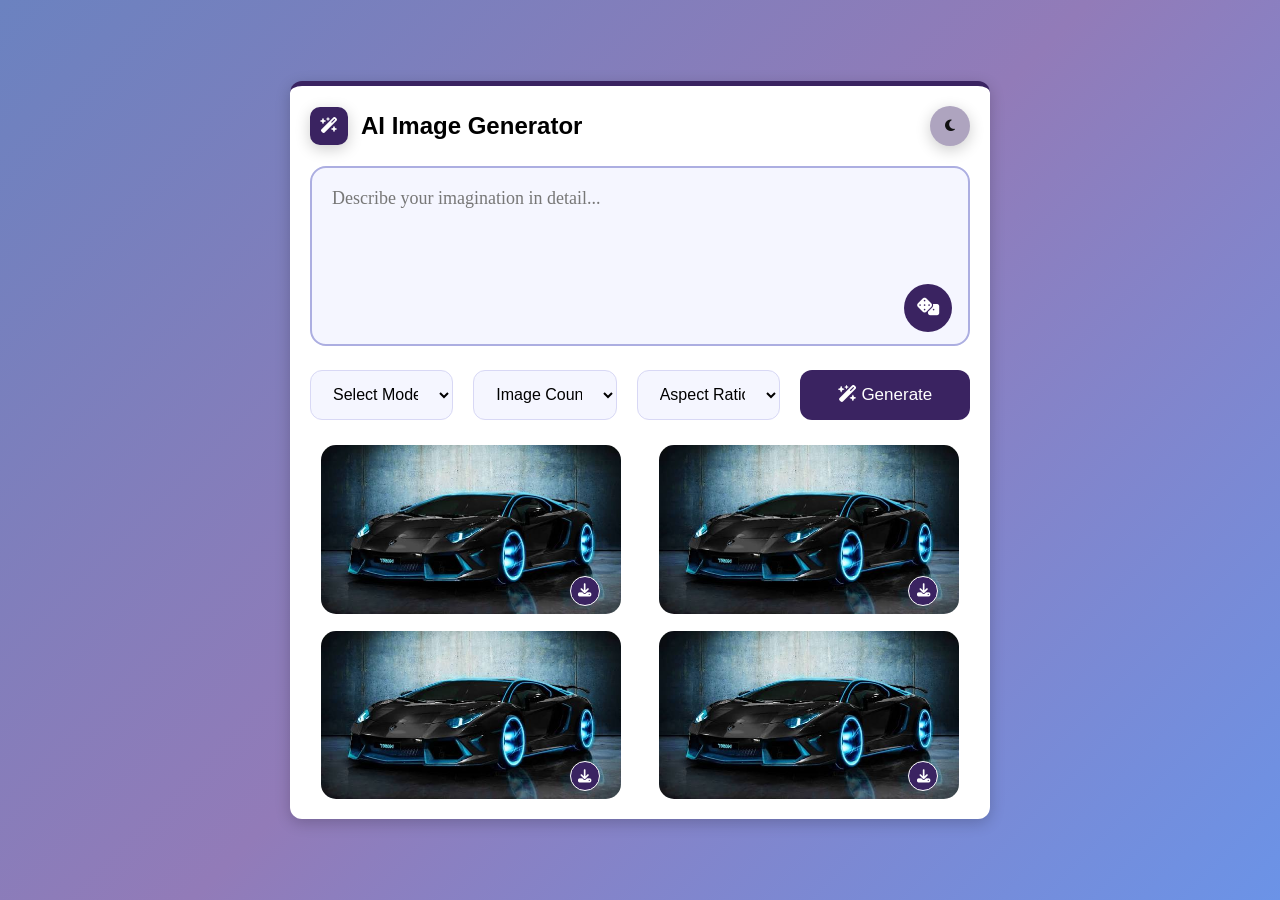
<file: AI_Image_Generator/index.html>
<!DOCTYPE html>
<html lang="en">

<head>
    <meta charset="UTF-8">
    <meta name="viewport" content="width=device-width, initial-scale=1.0">
    <link rel="stylesheet" href="./style.css">
    <link rel="stylesheet" href="https://cdnjs.cloudflare.com/ajax/libs/font-awesome/6.7.2/css/all.min.css">
    <title>AI Image Generator</title>
</head>

<body>
    <div class="parent">

        <div class="header">
            <div class="logowrapper">
                <div class="logo">
                    <i class="fa-solid fa-wand-magic-sparkles"></i>
                </div>
                <h2>AI Image Generator</h2>
            </div>
            <div class="modechanger">
                <button type="button" class="changer" id="themeToggle" aria-label="Toggle dark mode">
                    <i class="fa-solid fa-moon"></i>
                </button>
            </div>
        </div>

        <div class="main-content">
            <form class="prompt-form">

                <div class="prompt-container">
                    <textarea class="prompt-input" placeholder="Describe your imagination in detail..." required
                        autofocus></textarea>

                    <button type="button" class="prompt-btn" id="randomPrompt" aria-label="Surprise me">
                        <i class="fa-solid fa-dice"></i>
                    </button>
                </div>

                <div class="options">

                    <div class="select-wrapper">
                        <select class="custom-select" id="model">
                            <option value="">Select Model</option>
                            <option value="FLUX.1-dev">FLUX.1-dev</option>
                            <option value="FLUX.1-schnell">FLUX.1-schnell</option>
                            <option value="stable-diffusion-xl-base-1.0">Stable Diffusion XL</option>
                            <option value="stable-diffusion-v1-5">Stable Diffusion v1.5</option>
                            <option value="openjourney">OpenJourney</option>
                        </select>
                    </div>

                    <div class="select-wrapper">
                        <select class="custom-select" id="count">
                            <option value="">Image Count</option>
                            <option value="1">1 Image</option>
                            <option value="2">2 Images</option>
                            <option value="3">3 Images</option>
                            <option value="4">4 Images</option>
                        </select>
                    </div>

                    <div class="select-wrapper">
                        <select class="custom-select" id="ratio">
                            <option value="">Aspect Ratio</option>
                            <option value="1:1">Square (1:1)</option>
                            <option value="16:9">Landscape (16:9)</option>
                            <option value="9:16">Portrait (9:16)</option>
                        </select>
                    </div>

                    <button type="submit" class="generate-btn">
                        <i class="fa-solid fa-wand-magic-sparkles"></i>
                        Generate
                    </button>
                </div>

                <!-- Result Gallery Grid -->
                <div class="gallery-grid" id="galleryGrid">

                    <div class="img-card">
                        <img src="./img/car.jpeg" class="result-img" alt="Generated result" />
                        <div class="img-overlay">
                            <button type="button" class="img-download-btn" aria-label="Download image">
                                <i class="fa-solid fa-download"></i>
                            </button>
                        </div>
                    </div>

                    <div class="img-card">
                        <img src="./img/car.jpeg" class="result-img" alt="Generated result" />
                        <div class="img-overlay">
                            <button type="button" class="img-download-btn" aria-label="Download image">
                                <i class="fa-solid fa-download"></i>
                            </button>
                        </div>
                    </div>

                    <div class="img-card">
                        <img src="./img/car.jpeg" class="result-img" alt="Generated result" />
                        <div class="img-overlay">
                            <button type="button" class="img-download-btn" aria-label="Download image">
                                <i class="fa-solid fa-download"></i>
                            </button>
                        </div>
                    </div>

                    <div class="img-card">
                        <img src="./img/car.jpeg" class="result-img" alt="Generated result" />
                        <div class="img-overlay">
                            <button type="button" class="img-download-btn" aria-label="Download image">
                                <i class="fa-solid fa-download"></i>
                            </button>
                        </div>
                    </div>

                </div>

            </form>
        </div>
    </div>

    <script src="./script.js"></script>
</body>

</html>
</file>
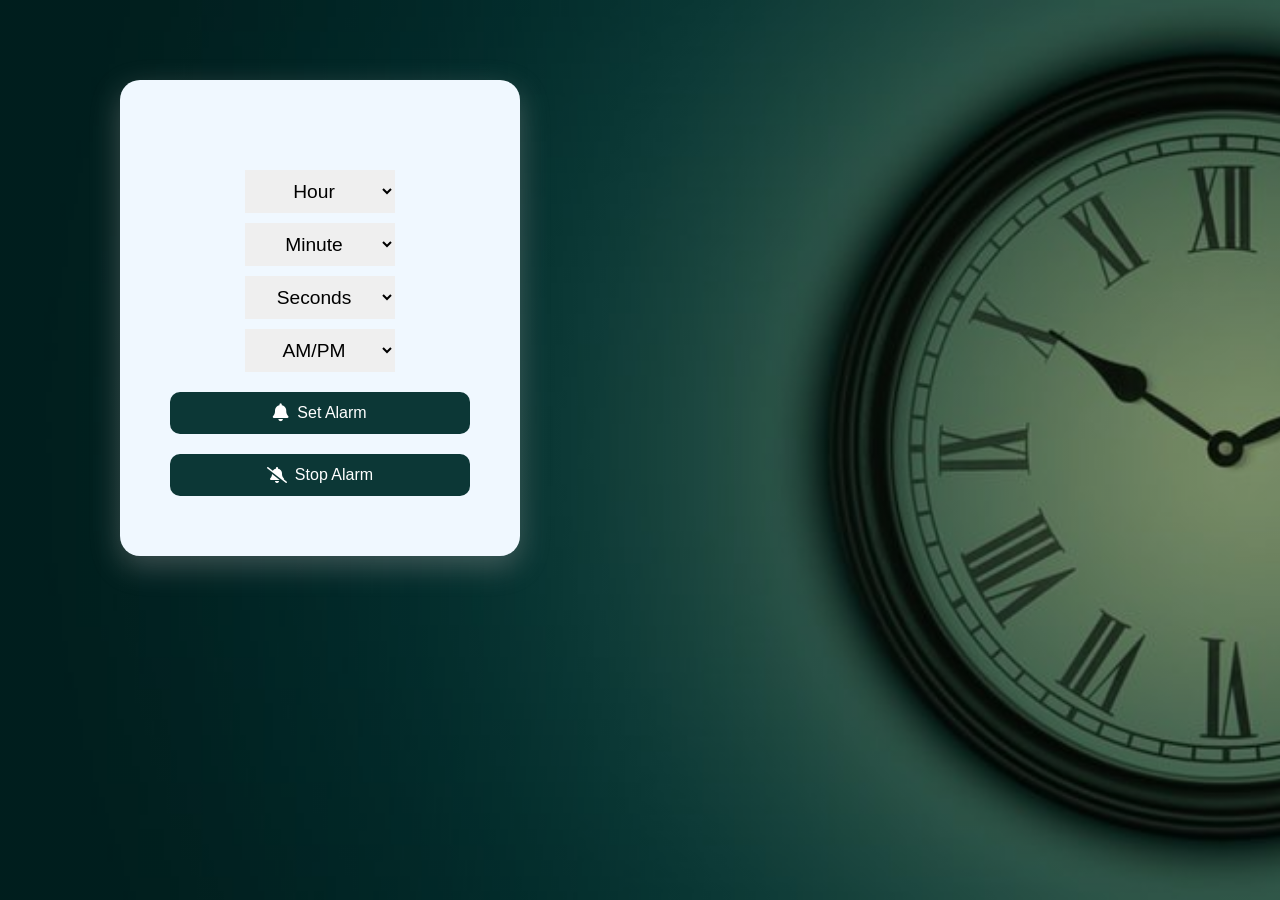
<file: Alarm_Clock/index.html>
<!DOCTYPE html>
<html lang="en">

<head>
    <meta charset="UTF-8">
    <meta name="viewport" content="width=device-width, initial-scale=1.0">
    <title>Document</title>
    <link rel="stylesheet" href="https://cdnjs.cloudflare.com/ajax/libs/font-awesome/6.7.2/css/all.min.css">
    <link rel="stylesheet" href="./alarm.css">
   


</head>

<body>
    <div id="parent">

        <p></p>

        <select id="hour">
            <option value="">Hour</option>
            <option value="01">01</option>
            <option value="02">02</option>
            <option value="03">03</option>
            <option value="04">04</option>
            <option value="05">05</option>
            <option value="06">06</option>
            <option value="07">07</option>
            <option value="08">08</option>
            <option value="09">09</option>
            <option value="10">10</option>
            <option value="11">11</option>
            <option value="12">12</option>
        </select>


        <select id="minute">
            <option value="">Minute</option>
            <option value="00">00</option>
            <option value="01">01</option>
            <option value="02">02</option>
            <option value="03">03</option>
            <option value="04">04</option>
            <option value="05">05</option>
            <option value="06">06</option>
            <option value="07">07</option>
            <option value="08">08</option>
            <option value="09">09</option>
            <option value="10">10</option>
            <option value="11">11</option>
            <option value="12">12</option>
            <option value="13">13</option>
            <option value="14">14</option>
            <option value="15">15</option>
            <option value="16">16</option>
            <option value="17">17</option>
            <option value="18">18</option>
            <option value="19">19</option>
            <option value="20">20</option>
            <option value="21">21</option>
            <option value="22">22</option>
            <option value="23">23</option>
            <option value="24">24</option>
            <option value="25">25</option>
            <option value="26">26</option>
            <option value="27">27</option>
            <option value="28">28</option>
            <option value="29">29</option>
            <option value="30">30</option>
            <option value="31">31</option>
            <option value="32">32</option>
            <option value="33">33</option>
            <option value="34">34</option>
            <option value="35">35</option>
            <option value="36">36</option>
            <option value="37">37</option>
            <option value="38">38</option>
            <option value="39">39</option>
            <option value="40">40</option>
            <option value="41">41</option>
            <option value="42">42</option>
            <option value="43">43</option>
            <option value="44">44</option>
            <option value="45">45</option>
            <option value="46">46</option>
            <option value="47">47</option>
            <option value="48">48</option>
            <option value="49">49</option>
            <option value="50">50</option>
            <option value="51">51</option>
            <option value="52">52</option>
            <option value="53">53</option>
            <option value="54">54</option>
            <option value="55">55</option>
            <option value="56">56</option>
            <option value="57">57</option>
            <option value="58">58</option>
            <option value="59">59</option>
        </select>
        <select id="Seconds">
            <option value="">Seconds</option>
            <option value="00">00</option>
            <option value="01">01</option>
            <option value="02">02</option>
            <option value="03">03</option>
            <option value="04">04</option>
            <option value="05">05</option>
            <option value="06">06</option>
            <option value="07">07</option>
            <option value="08">08</option>
            <option value="09">09</option>
            <option value="10">10</option>
            <option value="11">11</option>
            <option value="12">12</option>
            <option value="13">13</option>
            <option value="14">14</option>
            <option value="15">15</option>
            <option value="16">16</option>
            <option value="17">17</option>
            <option value="18">18</option>
            <option value="19">19</option>
            <option value="20">20</option>
            <option value="21">21</option>
            <option value="22">22</option>
            <option value="23">23</option>
            <option value="24">24</option>
            <option value="25">25</option>
            <option value="26">26</option>
            <option value="27">27</option>
            <option value="28">28</option>
            <option value="29">29</option>
            <option value="30">30</option>
            <option value="31">31</option>
            <option value="32">32</option>
            <option value="33">33</option>
            <option value="34">34</option>
            <option value="35">35</option>
            <option value="36">36</option>
            <option value="37">37</option>
            <option value="38">38</option>
            <option value="39">39</option>
            <option value="40">40</option>
            <option value="41">41</option>
            <option value="42">42</option>
            <option value="43">43</option>
            <option value="44">44</option>
            <option value="45">45</option>
            <option value="46">46</option>
            <option value="47">47</option>
            <option value="48">48</option>
            <option value="49">49</option>
            <option value="50">50</option>
            <option value="51">51</option>
            <option value="52">52</option>
            <option value="53">53</option>
            <option value="54">54</option>
            <option value="55">55</option>
            <option value="56">56</option>
            <option value="57">57</option>
            <option value="58">58</option>
            <option value="59">59</option>
        </select>





        <select id="period">
            <option value="">AM/PM</option>
            <option value="AM">AM</option>
            <option value="PM">PM</option>
        </select>
        <button id="setAlarm">
            <i class="fa-solid fa-bell"></i>
            Set Alarm
        </button>
        <button id="stopalarm"><i class="fa-solid fa-bell-slash"></i>Stop Alarm</button>
        <ul id="alarmList"></ul>
<audio  id="alarmSound" src="./image/alarm.mp3"></audio>
    </div>

 <script src="./alarm.js"></script>
</body>


</html>
</file>
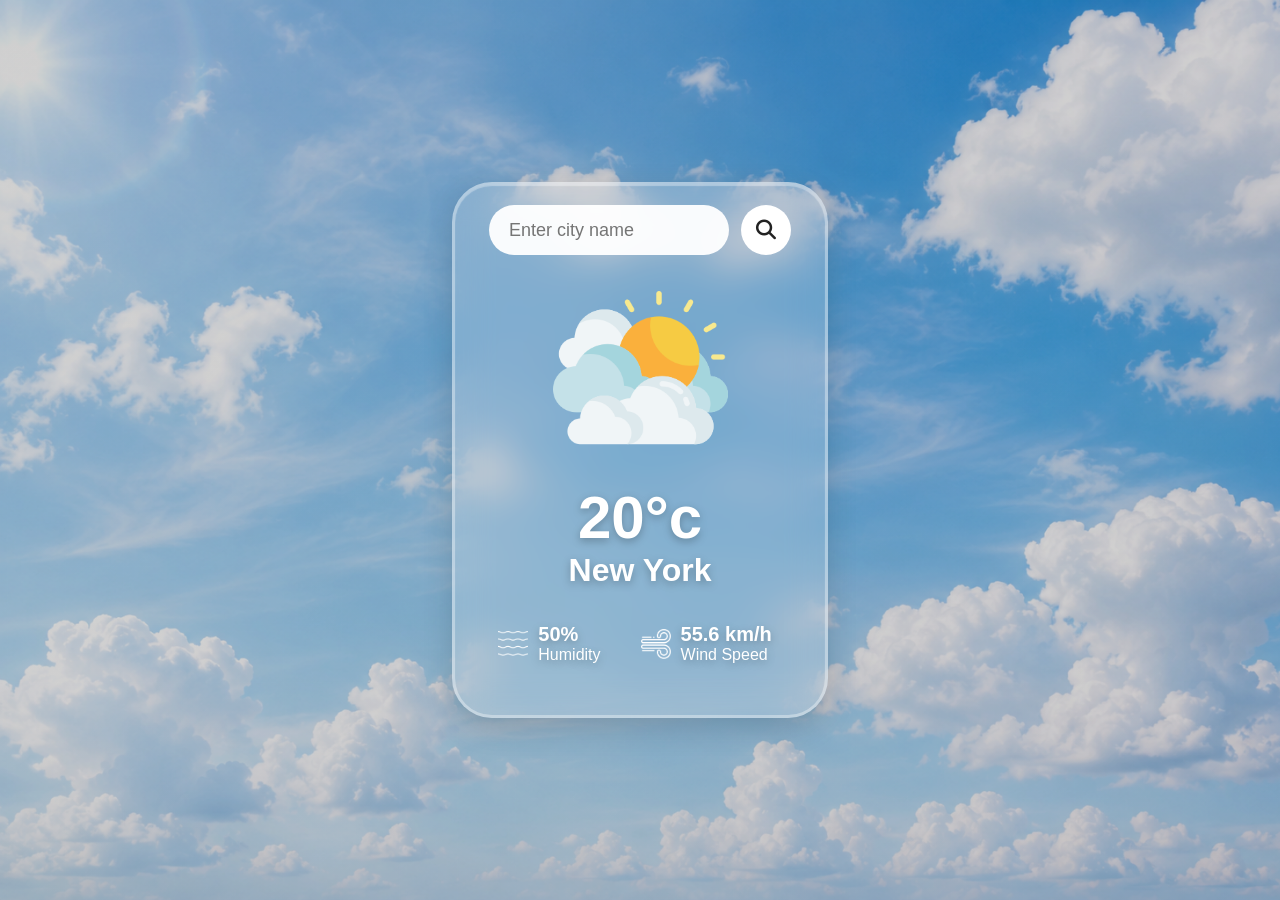
<file: Weather_app/index.html>
<!DOCTYPE html>
<html lang="en">

<head>
    <meta charset="UTF-8">
    <meta name="viewport" content="width=device-width, initial-scale=1.0">
    <link rel="stylesheet" href="https://cdnjs.cloudflare.com/ajax/libs/font-awesome/6.7.2/css/all.min.css">
    <link rel="stylesheet" href="./style.css">

    <title>Document</title>
</head>

<body>
    <div id="parent">
        <div class="search">
            <input type="text" placeholder="Enter city name">
            <button><i class="fa-solid fa-magnifying-glass"></i></button>
        </div>
        <div class="data">
            <div class="weather">
                <img class="weathericon" src="./img/clouds.png">
                <h1 class="temp">20°c</h1>
                <h1 class="city">New York</h1>
            </div>
            <div class="details">
                <div class="col">
                    <img src="./img/humidity.png" alt="Humidity">
                    <div>
                        <p class="humidity">50%</p>
                        <p>Humidity</p>
                    </div>
                </div>

                <div class="col">
                    <img src="./img/wind.png" alt="Wind">
                    <div>
                        <p class="wind">55.6 km/h</p>
                        <p>Wind Speed</p>
                    </div>
                </div>
            </div>
        </div>
    </div>
    <script src="./script.js"></script>
</body>

</html>
</file>
<file: AI_Image_Generator/style.css>
* {
    margin: 0;
    padding: 0;
    box-sizing: border-box;
}

body {
    display: flex;
    justify-content: center;
    align-items: center;
    min-height: 100vh;
    padding: 20px;
    background: linear-gradient(135deg, #6b82c0, #927bb8, #6b93e7);
    font-family: Arial, Helvetica, sans-serif;
}

.parent {
    border-top: 5px solid  #3a2361;
    background: white;
    backdrop-filter: blur(15px);
    /* border: 1px solid rgba(255, 255, 255, .2); */
    width: 700px;
    max-width: 100%;
    padding: 20px;
    border-radius: 12px;
    box-shadow: 0 4px 15px rgba(0, 0, 0, .2);
}

/* Header */

.header {
    display: flex;
    justify-content: space-between;
    align-items: center;
    gap: 30px;
    flex-wrap: wrap;
}

.logowrapper {
    display: flex;
    align-items: center;
    gap: 13px;
    flex-wrap: wrap;
}

.logo {
    padding: 10px;
    border-radius: 10px;
    background: #3a2361;
    color: white;
    box-shadow: 0 4px 15px rgba(0, 0, 0, .2);
}

.changer {
    width: 40px;
    height: 40px;
    border: none;
    border-radius: 50%;
    background: #aea4bf;
    color: #111;
    cursor: pointer;
    box-shadow: 0 4px 15px rgba(0, 0, 0, .2);
}


/* Options */

.options {
    display: flex;
    flex-wrap: wrap;
    gap: 20px;
    margin-top: 20px;
}

.select-wrapper {
    flex: 1 1 140px;
}

.custom-select {
    width: 100%;
    height: 50px;
    border: 1px solid #d8d8f5;
    border-radius: 12px;
    background: #f5f6ff;
    padding: 0 18px;
    font-size: 16px;
    cursor: pointer;
}

.options button {
    width: 170px;
    height: 50px;
    border: none;
    border-radius: 12px;
    background: #3a2361;
    color: white;
    font-size: 17px;
    cursor: pointer;
    transition: .3s;
}

.options button:hover {
    background: #48336c;
}

/* Main */

.main-content {
    margin-top: 20px;
    width: 100%;
}

.prompt-container {
    position: relative;
}

.prompt-input {
    width: 100%;
    height: 180px;
    resize: none;
    border: 2px solid #d6d7f5;
    border-radius: 16px;
    padding: 20px;
    padding-right: 70px;
    font-size: 18px;
    font-family: 'Times New Roman', Times, serif;
    outline: none;
    background: #f5f6ff;
}

.prompt-input::placeholder {
    color: #777;
}

.prompt-input:focus {
    border-color: #acaee1;
}

.prompt-btn {
    position: absolute;
    right: 18px;
    bottom: 18px;
    width: 48px;
    height: 48px;
    border: none;
    border-radius: 50%;
    background: #3a2361;
    color: white;
    cursor: pointer;
    font-size: 18px;
    transition: .3s;
}

.prompt-btn:hover {
    background: #4b3179;
}

.gallery-grid {
    display: grid;
    grid-template-columns: repeat(auto-fill, minmax(300px, 1fr));
    gap: 17px;
    width: 100%;
    justify-content: center;
    align-items: center;
    margin-top: 25px;
}

.img-card {
    max-width: 300px;
    width: 100%;
    display: flex;
    justify-content: center;
    align-items: center;
    position: relative;
    margin: 0 auto;
}

.img-card img {
    width: 100%;
    max-width: 300px;
    height: auto;
    object-fit: contain;
    border-radius: 15px;
}

.img-download-btn {
    position: absolute;
    right: 7%;
    bottom: 8px;
    width: 30px;
    height: 30px;
    padding: 5px;
    border: 1px solid #fff;
    border-radius: 50%;
    background: #3a2361;
    color: #fff;
}
.img-card:hover img {
    transform: scale(1.08);
}


.img-card:hover::after {
    opacity: 1;
}


/* ==========================
      Tablet
========================== */

@media (max-width: 992px) {

    .parent {
        width: 90%;
    }

    .options {
        gap: 15px;
    }

    .options button {
        width: 150px;
    }

    .prompt-input {
        height: 170px;
    }
}

/* ==========================
      Mobile
========================== */

@media (max-width: 784px) {

    body {
        padding: 15px;
    }

    .parent {
        width: 100%;
        padding: 15px;
    }

    .header {
        flex-direction: row;
        align-items: flex-start;
        gap: 15px;
    }

    .logowrapper h2 {
        font-size: 22px;
    }

    .changer {
        width: 38px;
        height: 38px;
    }

    .options {
        flex-direction: column;
        gap: 15px;
    }

    .select-wrapper {
        width: 100%;
        flex: 1 1 auto;
    }

    .custom-select {
        width: 100%;
    }

    .options button {
        width: 100%;
        height: 50px;
        flex: 0 0 auto;
    }

    .prompt-input {
        height: 160px;
        font-size: 16px;
        padding: 16px;
        padding-right: 60px;
    }

    .prompt-btn {
        width: 42px;
        height: 42px;
        right: 15px;
        bottom: 15px;
        font-size: 16px;
    }

    .gallery-grid {
        grid-template-columns: 1fr;
    }

    .img-card {
        max-width: 100%;
    }

    .img-card img {
        max-width: 100%;
    }
}

/* ==========================
      Small Mobile
========================== */

@media (max-width: 480px) {


    .parent {
        padding: 12px;
    }

    .logowrapper h2 {
        font-size: 19px;
    }

    .logo {
        padding: 8px;
    }

    .prompt-input {
        height: 150px;
        font-size: 15px;
    }

    .custom-select {
        font-size: 15px;
    }

    .options button {
        font-size: 15px;
    }
}

@media (max-width:330px) {
    .changer {
        margin-top: 5px;
        width: 25px;

        height: 25px;

    }
}
</file>
<file: Alarm_Clock/alarm.css>
body {
       background:
           linear-gradient(rgba(0, 0, 0, 0.4), rgba(0, 0, 0, 0.4)),
           url("./image/download.jpeg");
       background-size: cover;
       background-position: center;
       background-attachment: fixed;

       margin: 0;

   }

   #parent {
    
       width: 400px;
       background-color: aliceblue;
       margin-top: 80px;
       margin-left: 120px;
       border-radius: 20px;
       box-shadow: 0 10px 30px rgba(204, 192, 192, 0.3);
       text-align: center;
       display: flex;
       flex-direction: column;
       justify-content: center;
       align-items: center;
       flex-wrap: wrap;
       gap: 10px;
       overflow: hidden;



   }

   p {
       font-size: 40px;
       font-family: 'Franklin Gothic Medium', 'Arial Narrow', Arial, sans-serif;
       font-weight: bolder;
   }

   select {
       text-align: center;
       padding: 10px;
       width: 150px;
       font-size: larger;
       border: none;
       font-family: 'Franklin Gothic Medium', 'Arial Narrow', Arial, sans-serif;
   }
   #stopalarm{
      background-color: #0c3736;
       color: white;
       border: none;
       width: 300px;
       padding: 12px 22px;
       border-radius: 10px;
       font-size: 16px;
       cursor: pointer;
       margin-top: 10px;
       text-align: center;
       gap: 8px;
       display: flex;
       justify-content: center;
       align-items: center;

   }
#atopalarm:hover {
       background-color: #266662;
       transform: scale(1.05);
   }

   #setAlarm {
       background-color: #0c3736;
       color: white;
       border: none;
       width: 300px;
       padding: 12px 22px;
       border-radius: 10px;
       font-size: 16px;
       cursor: pointer;
       margin-top: 10px;
       display: flex;
       justify-content: center;
       align-items: center;
       gap: 8px;


   }

   #setAlarm:hover {
       background-color: #266662;
       transform: scale(1.05);
   }

   #setAlarm i {
       font-size: 18px;
   }
   #alarmList{
    font-size: 25px;
    text-align: center;
    

       font-family: 'Franklin Gothic Medium', 'Arial Narrow', Arial, sans-serif;
       background-color: #0c3736;
       color: aliceblue;
   }
   .dlt{
    font-size: 25px;
    background-color: #266662;
   }
   /* tablets */
   @media (min-width: 768px) and (max-width: 1024px) {

    #parent {
        width: 350px;
    }

    h1 {
        font-size: 28px;
    }
}

/* Mobile */
@media (max-width: 767px) {

    #parent {
        width: 240px;
        margin-left: 30px;

        
        
    }
    p{
        font-size: 35px;
    }
    #setAlarm{
        width:200px
    }
  #stopalarm{
        width:200px
    }

    h1 {
        font-size: 22px;
    }
}
</file>
<file: Weather_app/style.css>
*{
    margin: 0;
    padding: 0;

}
body {
    margin: 0;
    /* background-color: #7eb9ed; */
    background-image:
        linear-gradient(rgba(0, 0, 0, 0.18), rgba(0, 0, 0, 0.18)),
        url("./img/ChatGPT\ Image\ Jul\ 19\,\ 2026\,\ 04_49_23\ PM.png");
    background-size: cover;
    background-position: fixed;
    display: flex;
    justify-content: center;
    align-items: center;
    height: 100vh;
    color: white;
    font-family:Verdana, Geneva, Tahoma, sans-serif;
}

#parent {

    width: 370px;
    height: 530px;
    border-radius: 40px;
    background: rgba(255, 255, 255, 0.18);
    backdrop-filter: blur(18px);
    -webkit-backdrop-filter: blur(18px);
    border: 3px solid rgba(255, 255, 255, .35);
    box-shadow:
        0 10px 30px rgba(0, 0, 0, .15),
        inset 0 1px 1px rgba(255, 255, 255, .35);



}
.search{
    display: flex;
    justify-content: center;
    align-items: center;
    gap: 12px;
    margin-top: 20px;
}

.search input{
    width: 200px;
    height: 50px;
    border: none;
    outline: none;
    border-radius: 50px;
    padding: 0 20px;
    font-size: 18px;
    color: #444;
    background: rgba(255,255,255,.95);
}

.search button{
    width: 50px;
    height: 50px;
    border: none;
    border-radius: 50%;
    background: white;
    cursor: pointer;
    display: flex;
    justify-content: center;
    align-items: center;
    transition: .3s;
}

.search button:hover{
    background: #dff0ff;
    transform: scale(1.05);
}

.search button i{
    font-size: 20px;
    color: #222;
}
.weather{
    text-shadow: 0 3px 8px rgba(0,0,0,.25);
    text-align: center;
    color:white;
    text-shadow: 0 3px 8px rgba(0,0,0,.25);
   
}
.weathericon{
    
    height: auto;
    object-fit: contain;
    
}
.details{
    display: flex;
    justify-content: center;
    align-items: center;
    gap: 30px;
    margin-top: 30px;
    width: 350px;
    text-shadow: 0 3px 8px rgba(0,0,0,.25);
}
.col img{
    width: 30px;
    height: auto;
    margin: 10px;
}
.col{
     display: flex;
    justify-content: center;
    align-items: center;
}
.wind,.humidity{
    font-size: 20px;
    font-weight: bolder;
}
.temp{

    font-size: 60px;
}

@media (max-width: 430px) {
    #parent {
        width: 250px;
        padding: 15px;
        height: 530px;
        border-radius: 20px;
    }

    .search input {
        width: 167px;
        height: 42px;
        font-size: 14px;
    }

    .search button {
        width: 60px;
        padding: 10px;
        height: 40px;
    }

    .weathericon {
        width: 250px;
    }

    .temp {
        font-size: 36px;
    }

    .weather h2 {
        font-size: 22px;
    }

    .details {
        width: 100%;
        gap: 10px;
    }

    .wind,
    .humidity {
        font-size: 14px;
    }

    .col img {
        width: 22px;
    }
}
</file>
